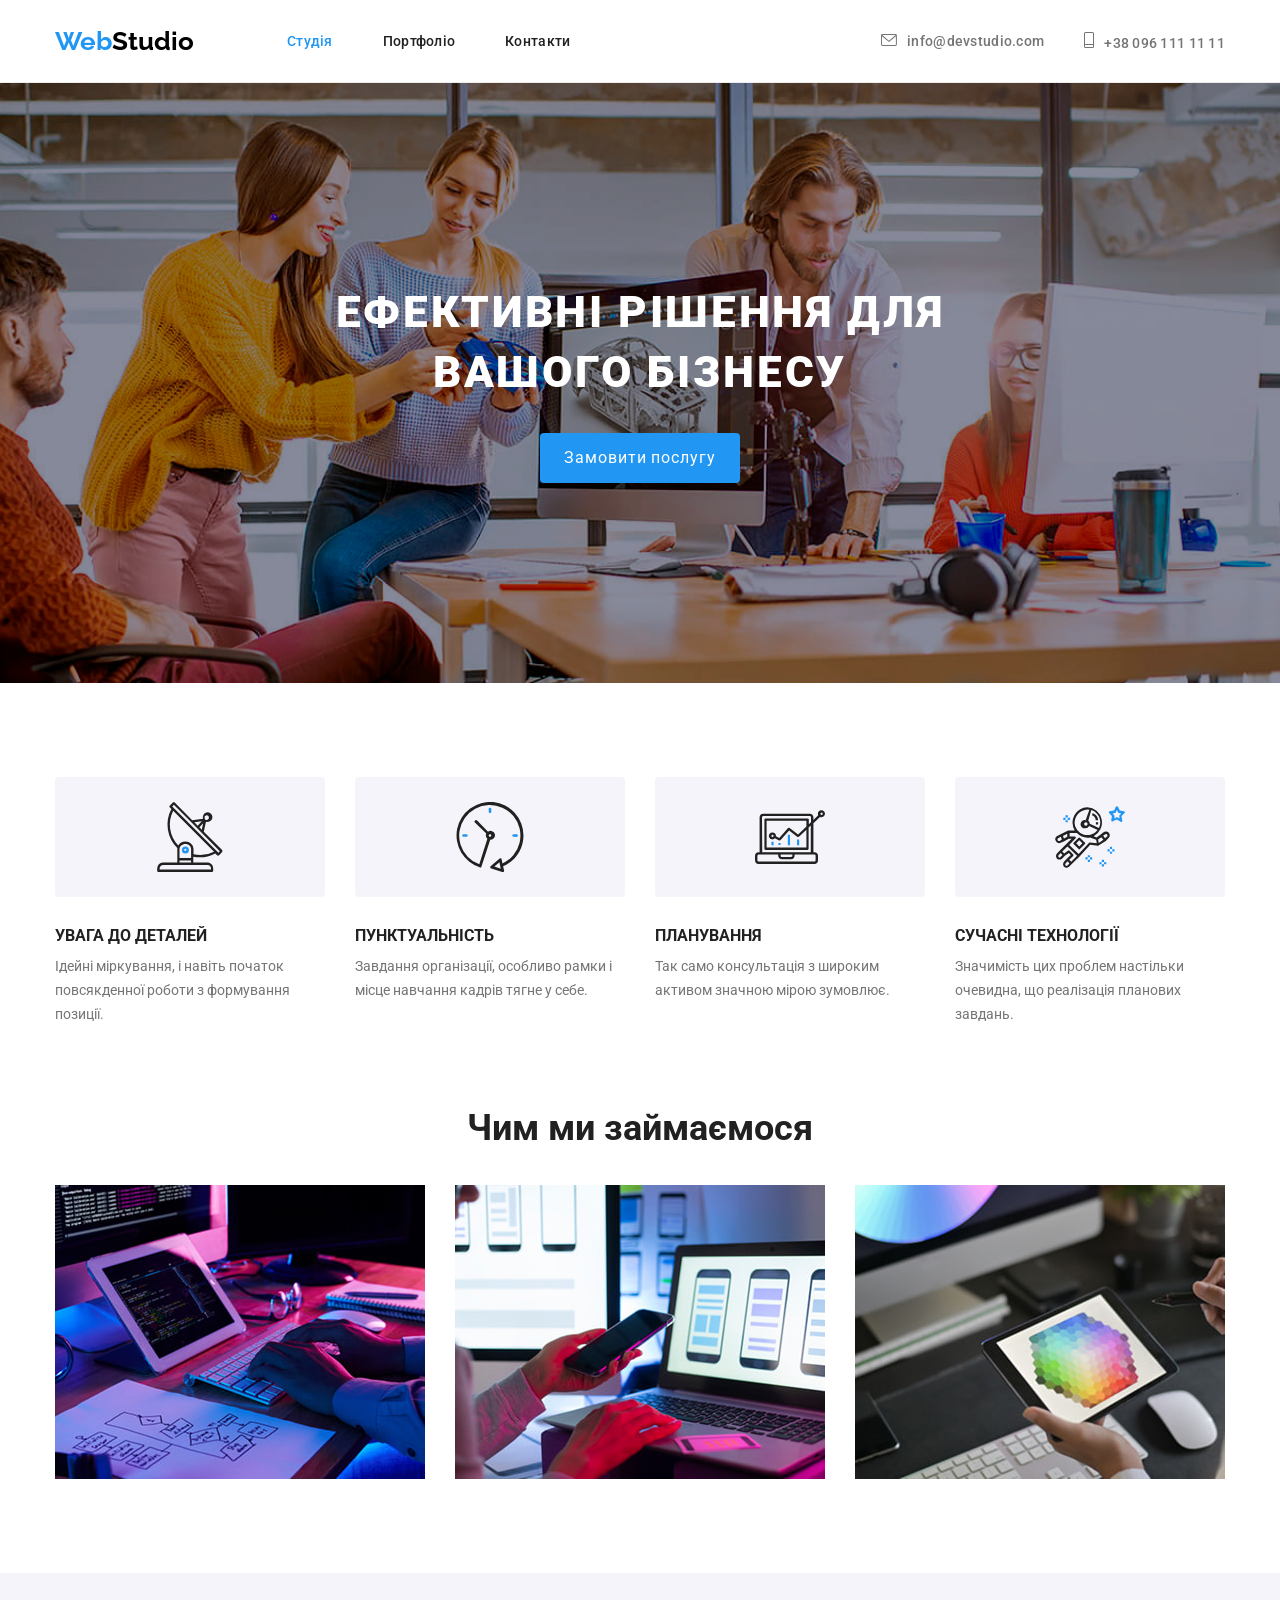
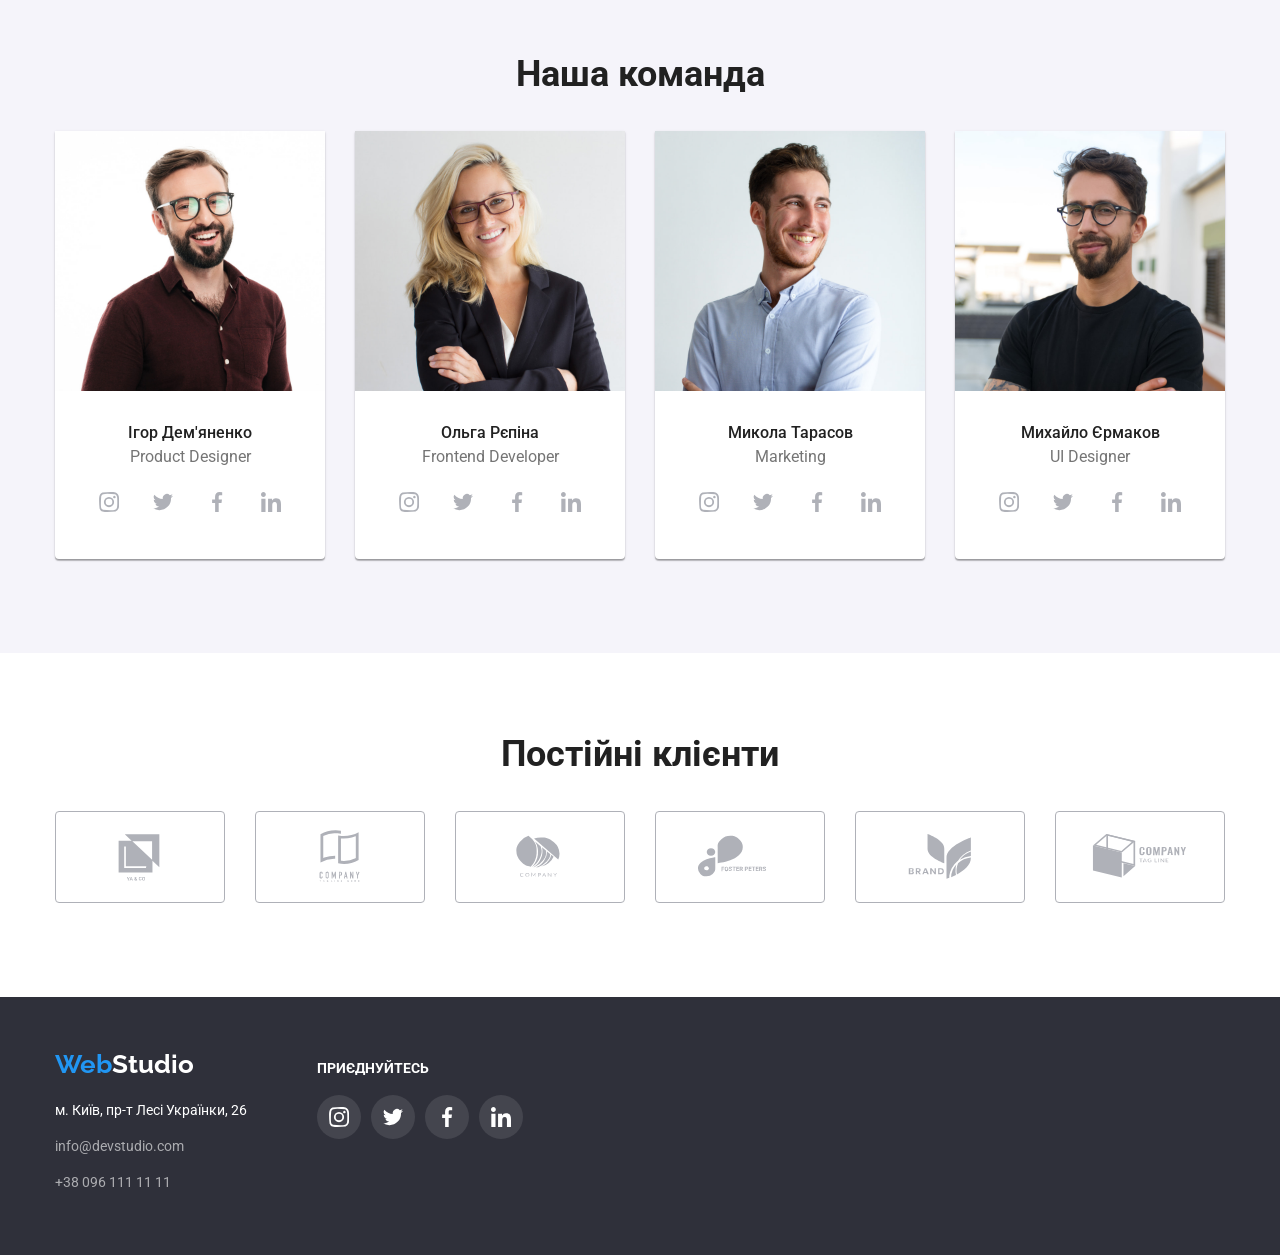
<file: index.html>
<!doctype html>
<html lang="uk">
  <head>
    <meta charset="UTF-8" />
    <meta name="viewport" content="width=device-width, initial-scale=1.0" />
    <title>Document</title>
    <link rel="preconnect" href="https://fonts.googleapis.com" />
    <link rel="preconnect" href="https://fonts.gstatic.com" crossorigin />
    <link
      href="https://fonts.googleapis.com/css2?family=Raleway:ital,wght@0,700;1,700&family=Roboto:ital,wght@0,100..900;1,100..900&display=swap"
      rel="stylesheet"
    />
    <link
      rel="stylesheet"
      href="https://cdn.jsdelivr.net/npm/modern-normalize@3.0.1/modern-normalize.min.css"
    />
    <link rel="stylesheet" href="./css/styles.css" />
  </head>

  <body>
    <header class="header">
      <div class="container header-container">
        <a
          class="logo"
          href="./index.html"
          aria-label="Логотип сайта WebStudio"
          lang="en"
        >
          Web<span class="header-logo">Studio</span>
        </a>
        <nav>
          <ul class="list nav-list">
            <li class="nav-item">
              <a class="header-link nav-link current" href="#"> Студія </a>
            </li>
            <li class="nav-item">
              <a class="header-link nav-link" href="./portfolio.html"
                >Портфоліо
              </a>
            </li>
            <li class="nav-item">
              <a class="header-link nav-link" href="#address"> Контакти </a>
            </li>
          </ul>
        </nav>
        <ul class="list list-contacts">
          <li class="item-contacts">
            <a class="header-link header-nav" href="mailto:info@devstudio.com">
              <svg class="header-contact-icon" width="16" height="12">
                <use href="./images/icons.svg#mail"></use></svg
              >info@devstudio.com</a
            >
          </li>
          <li>
            <a class="header-link header-nav" href="tel:+380961111111">
              <svg class="header-contact-icon" width="10" height="16">
                <use href="./images/icons.svg#tel"></use></svg
              >+38 096 111 11 11</a
            >
          </li>
        </ul>
      </div>
    </header>
    <main>
      <section class="hero">
        <div class="container hero-container">
          <h1 class="hero-title">Ефективні рішення для вашого бізнесу</h1>
          <button class="hero-btn" type="button">Замовити послугу</button>
        </div>
      </section>
      <section class="section features">
        <div class="container">
          <h2 class="visually-hidden">Наші переваги</h2>
          <ul class="list grid">
            <li class="features-item grid-item">
              <div class="features-icon">
                <svg width="70" height="70" aria-hidden="true">
                  <use href="./images/icons.svg#antenna"></use>
                </svg>
              </div>
              <h3 class="features-title">УВАГА ДО ДЕТАЛЕЙ</h3>
              <p class="features-text">
                Ідейні міркування, і навіть початок повсякденної роботи з
                формування позиції.
              </p>
            </li>
            <li class="features-item grid-item">
              <div class="features-icon">
                <svg width="70" height="70" aria-hidden="true">
                  <use href="./images/icons.svg#clock"></use>
                </svg>
              </div>
              <h3 class="features-title">ПУНКТУАЛЬНІСТЬ</h3>
              <p class="features-text">
                Завдання організації, особливо рамки і місце навчання кадрів
                тягне у себе.
              </p>
            </li>
            <li class="features-item grid-item">
              <div class="features-icon">
                <svg width="70" height="70" aria-hidden="true">
                  <use href="./images/icons.svg#diagram"></use>
                </svg>
              </div>
              <h3 class="features-title">ПЛАНУВАННЯ</h3>
              <p class="features-text">
                Так само консультація з широким активом значною мірою зумовлює.
              </p>
            </li>
            <li class="features-item grid-item">
              <div class="features-icon">
                <svg width="70" height="70" aria-hidden="true">
                  <use href="./images/icons.svg#astronaut"></use>
                </svg>
              </div>
              <h3 class="features-title">СУЧАСНІ ТЕХНОЛОГІЇ</h3>
              <p class="features-text">
                Значимість цих проблем настільки очевидна, що реалізація
                планових завдань.
              </p>
            </li>
          </ul>
        </div>
      </section>
      <section class="section activity">
        <div class="container">
          <h2 class="title">Чим ми займаємося</h2>
          <ul class="list grid">
            <li class="activity-item grid-item">
              <img
                class="img"
                src="./images/about/about-1.jpg"
                alt="Розробка"
                width="370"
                height="294"
              />
            </li>
            <li class="activity-item grid-item">
              <img
                class="img"
                src="./images/about/about-2.jpg"
                alt="Веб-дизайн"
                width="370"
                height="294"
              />
            </li>
            <li class="activity-item grid-item">
              <img
                class="img"
                src="./images/about/about-3.jpg"
                alt="Стилізація"
                width="370"
                height="294"
              />
            </li>
          </ul>
        </div>
      </section>
      <section class="section team">
        <div class="container">
          <h2 class="title">Наша команда</h2>
          <ul class="list grid">
            <li class="team-item grid-item">
              <img
                class="img team-img"
                src="./images/team/team-1.jpg"
                alt="Ігор Дем'яненко"
                width="270"
                height="260"
              />
              <div class="team-info">
                <h3 class="team-title">Ігор Дем'яненко</h3>
                <p class="team-text" lang="en">Product Designer</p>
                <ul class="list social-list">
                  <li class="social-item">
                    <a
                      class="social-link"
                      href="https://www.instagram.com/"
                      target="_blank"
                      rel="noopener noreferrer"
                      aria-label="іконка Instagram"
                      ><svg class="social-icon" width="20" height="20">
                        <use href="./images/icons.svg#instagram"></use></svg
                    ></a>
                  </li>
                  <li class="social-item">
                    <a
                      class="social-link"
                      href="https://x.com/"
                      target="_blank"
                      rel="noopener noreferrer"
                      aria-label="іконка Twitter"
                      ><svg class="social-icon" width="20" height="20">
                        <use href="./images/icons.svg#twitter"></use></svg
                    ></a>
                  </li>
                  <li class="social-item">
                    <a
                      class="social-link"
                      href="https://www.facebook.com/"
                      target="_blank"
                      rel="noopener noreferrer"
                      aria-label="іконка Facebook"
                      ><svg class="social-icon" width="20" height="20">
                        <use href="./images/icons.svg#facebook"></use></svg
                    ></a>
                  </li>
                  <li class="social-item">
                    <a
                      class="social-link"
                      href="https://linkedin.com/"
                      target="_blank"
                      rel="noopener noreferrer"
                      aria-label="іконка Linkedin"
                      ><svg class="social-icon" width="20" height="20">
                        <use href="./images/icons.svg#linkedin"></use></svg
                    ></a>
                  </li>
                </ul>
              </div>
            </li>
            <li class="team-item grid-item">
              <img
                class="img team-img"
                src="./images/team/team-2.jpg"
                alt="Ольга Рєпіна"
                width="270"
                height="260"
              />
              <div class="team-info">
                <h3 class="team-title">Ольга Рєпіна</h3>
                <p class="team-text" lang="en">Frontend Developer</p>
                <ul class="list social-list">
                  <li class="social-item">
                    <a
                      class="social-link"
                      href="https://www.instagram.com/"
                      target="_blank"
                      rel="noopener noreferrer"
                      aria-label="іконка Instagram"
                      ><svg class="social-icon" width="20" height="20">
                        <use href="./images/icons.svg#instagram"></use></svg
                    ></a>
                  </li>
                  <li class="social-item">
                    <a
                      class="social-link"
                      href="https://x.com/"
                      target="_blank"
                      rel="noopener noreferrer"
                      aria-label="іконка Twitter"
                      ><svg class="social-icon" width="20" height="20">
                        <use href="./images/icons.svg#twitter"></use></svg
                    ></a>
                  </li>
                  <li class="social-item">
                    <a
                      class="social-link"
                      href="https://www.facebook.com/"
                      target="_blank"
                      rel="noopener noreferrer"
                      aria-label="іконка Facebook"
                      ><svg class="social-icon" width="20" height="20">
                        <use href="./images/icons.svg#facebook"></use></svg
                    ></a>
                  </li>
                  <li class="social-item">
                    <a
                      class="social-link"
                      href="https://linkedin.com/"
                      target="_blank"
                      rel="noopener noreferrer"
                      aria-label="іконка Linkedin"
                      ><svg class="social-icon" width="20" height="20">
                        <use href="./images/icons.svg#linkedin"></use></svg
                    ></a>
                  </li>
                </ul>
              </div>
            </li>
            <li class="team-item grid-item">
              <img
                class="img team-img"
                src="./images/team/team-3.jpg"
                alt="Микола Тарасов"
                width="270"
                height="260"
              />
              <div class="team-info">
                <h3 class="team-title">Микола Тарасов</h3>
                <p class="team-text" lang="en">Marketing</p>
                <ul class="list social-list">
                  <li class="social-item">
                    <a
                      class="social-link"
                      href="https://www.instagram.com/"
                      target="_blank"
                      rel="noopener noreferrer"
                      aria-label="іконка Instagram"
                      ><svg class="social-icon" width="20" height="20">
                        <use href="./images/icons.svg#instagram"></use></svg
                    ></a>
                  </li>
                  <li class="social-item">
                    <a
                      class="social-link"
                      href="https://x.com/"
                      target="_blank"
                      rel="noopener noreferrer"
                      aria-label="іконка Twitter"
                      ><svg class="social-icon" width="20" height="20">
                        <use href="./images/icons.svg#twitter"></use></svg
                    ></a>
                  </li>
                  <li class="social-item">
                    <a
                      class="social-link"
                      href="https://www.facebook.com/"
                      target="_blank"
                      rel="noopener noreferrer"
                      aria-label="іконка Facebook"
                      ><svg class="social-icon" width="20" height="20">
                        <use href="./images/icons.svg#facebook"></use></svg
                    ></a>
                  </li>
                  <li class="social-item">
                    <a
                      class="social-link"
                      href="https://linkedin.com/"
                      target="_blank"
                      rel="noopener noreferrer"
                      aria-label="іконка Linkedin"
                      ><svg class="social-icon" width="20" height="20">
                        <use href="./images/icons.svg#linkedin"></use></svg
                    ></a>
                  </li>
                </ul>
              </div>
            </li>
            <li class="team-item grid-item">
              <img
                class="img team-img"
                src="./images/team/team-4.jpg"
                alt="Михайло Єрмаков"
                width="270"
                height="260"
              />
              <div class="team-info">
                <h3 class="team-title">Михайло Єрмаков</h3>
                <p class="team-text" lang="en">UI Designer</p>
                <ul class="list social-list">
                  <li class="social-item">
                    <a
                      class="social-link"
                      href="https://www.instagram.com/"
                      target="_blank"
                      rel="noopener noreferrer"
                      aria-label="іконка Instagram"
                      ><svg class="social-icon" width="20" height="20">
                        <use href="./images/icons.svg#instagram"></use></svg
                    ></a>
                  </li>
                  <li class="social-item">
                    <a
                      class="social-link"
                      href="https://x.com/"
                      target="_blank"
                      rel="noopener noreferrer"
                      aria-label="іконка Twitter"
                      ><svg class="social-icon" width="20" height="20">
                        <use href="./images/icons.svg#twitter"></use></svg
                    ></a>
                  </li>
                  <li class="social-item">
                    <a
                      class="social-link"
                      href="https://www.facebook.com/"
                      target="_blank"
                      rel="noopener noreferrer"
                      aria-label="іконка Facebook"
                      ><svg class="social-icon" width="20" height="20">
                        <use href="./images/icons.svg#facebook"></use></svg
                    ></a>
                  </li>
                  <li class="social-item">
                    <a
                      class="social-link"
                      href="https://linkedin.com/"
                      target="_blank"
                      rel="noopener noreferrer"
                      aria-label="іконка Linkedin"
                      ><svg class="social-icon" width="20" height="20">
                        <use href="./images/icons.svg#linkedin"></use></svg
                    ></a>
                  </li>
                </ul>
              </div>
            </li>
          </ul>
        </div>
      </section>
      <section class="section client">
        <div class="container">
          <h2 class="title">Постійні клієнти</h2>
          <ul class="list grid">
            <li class="client-item">
              <a class="client-link" href="#" aria-label="Клієнт 1">
                <svg class="client-icon" width="106" height="60">
                  <use href="./images/icons.svg#client-1"></use>
                </svg>
              </a>
            </li>
            <li>
              <a class="client-link" href="#" aria-label="Клієнт 2"
                ><svg class="client-icon" width="106" height="60">
                  <use href="./images/icons.svg#client-2"></use></svg
              ></a>
            </li>
            <li>
              <a class="client-link" href="#" aria-label="Клієнт 3"
                ><svg class="client-icon" width="106" height="60">
                  <use href="./images/icons.svg#client-3"></use></svg
              ></a>
            </li>
            <li>
              <a class="client-link" href="#" aria-label="Клієнт 4"
                ><svg class="client-icon" width="106" height="60">
                  <use href="./images/icons.svg#client-4"></use></svg
              ></a>
            </li>
            <li>
              <a class="client-link" href="#" aria-label="Клієнт 5"
                ><svg class="client-icon" width="106" height="60">
                  <use href="./images/icons.svg#client-5"></use></svg
              ></a>
            </li>
            <li>
              <a class="client-link" href="#" aria-label="Клієнт 5"
                ><svg class="client-icon" width="106" height="60">
                  <use href="./images/icons.svg#client-6"></use></svg
              ></a>
            </li>
          </ul>
        </div>
      </section>
    </main>
    <footer class="footer" id="address">
      <div class="container">
        <div class="footer-container">
          <div class="footer-contact">
            <a
              class="footer-logo-link"
              href="./index.html"
              aria-label="Логотип сайта WebStudio"
              lang="en"
              >Web<span class="footer-logo">Studio</span></a
            >
            <address class="address">
              <p class="address-text">м. Київ, пр-т Лесі Українки, 26</p>
              <ul class="list">
                <li class="address-item">
                  <a class="address-link" href="mailto:info@devstudio.com"
                    >info@devstudio.com</a
                  >
                </li>
                <li class="address-item">
                  <a class="address-link" href="tel:+380961111111"
                    >+38 096 111 11 11</a
                  >
                </li>
              </ul>
            </address>
          </div>
          <div class="footer-social">
            <p class="footer-social-text">приєднуйтесь</p>
            <ul class="list social-list">
              <li class="social-item">
                <a
                  class="social-link footer-social-link"
                  href="https://www.instagram.com/"
                  target="_blank"
                  rel="noopener noreferrer"
                  aria-label="іконка Instagram"
                  ><svg class="footer-social-icon" width="20" height="20">
                    <use href="./images/icons.svg#instagram"></use></svg
                ></a>
              </li>
              <li class="social-item">
                <a
                  class="social-link footer-social-link"
                  href="https://x.com/"
                  target="_blank"
                  rel="noopener noreferrer"
                  aria-label="іконка Twitter"
                  ><svg class="footer-social-icon" width="20" height="20">
                    <use href="./images/icons.svg#twitter"></use></svg
                ></a>
              </li>
              <li class="social-item">
                <a
                  class="social-link footer-social-link"
                  href="https://www.facebook.com/"
                  target="_blank"
                  rel="noopener noreferrer"
                  aria-label="іконка Facebook"
                  ><svg class="footer-social-icon" width="20" height="20">
                    <use href="./images/icons.svg#facebook"></use></svg
                ></a>
              </li>
              <li class="social-item">
                <a
                  class="social-link footer-social-link"
                  href="https://linkedin.com/"
                  target="_blank"
                  rel="noopener noreferrer"
                  aria-label="іконка Linkedin"
                  ><svg class="footer-social-icon" width="20" height="20">
                    <use href="./images/icons.svg#linkedin"></use></svg
                ></a>
              </li>
            </ul>
          </div>
        </div>
      </div>
    </footer>
  </body>
</html>
</file>
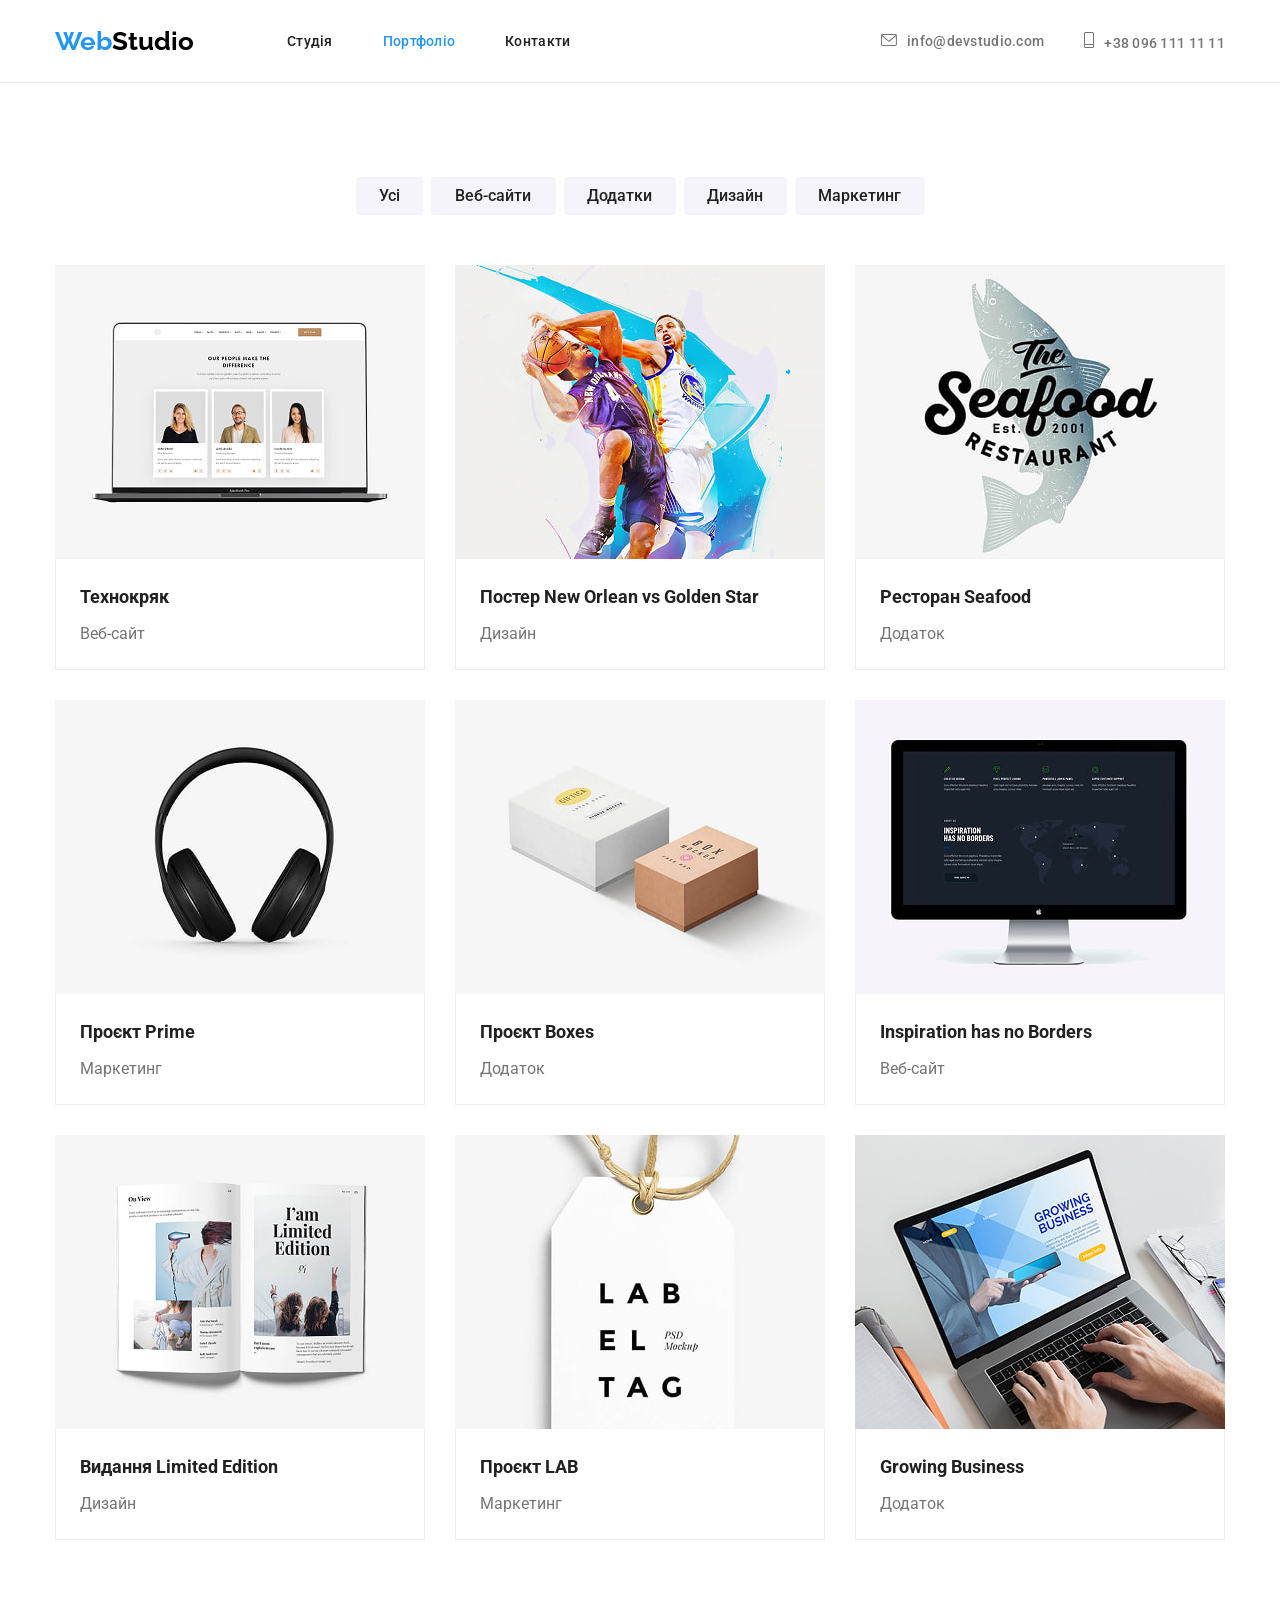
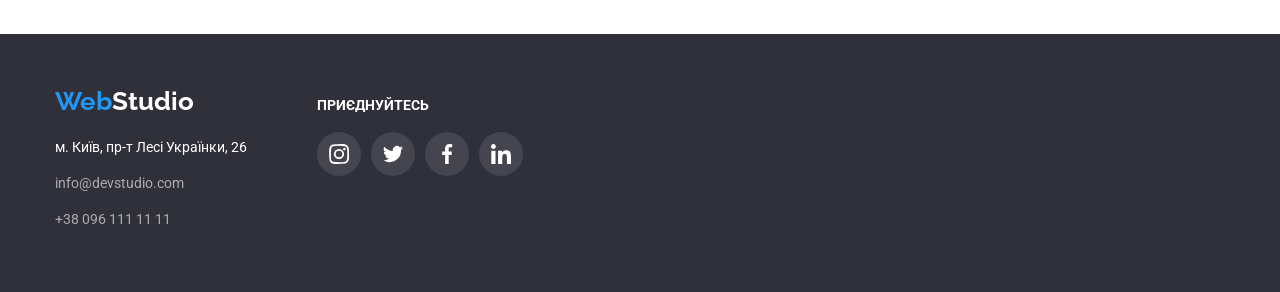
<file: portfolio.html>
<!doctype html>
<html lang="uk">
  <head>
    <meta charset="UTF-8" />
    <meta name="viewport" content="width=device-width, initial-scale=1.0" />
    <title>Document</title>
    <link rel="preconnect" href="https://fonts.googleapis.com" />
    <link rel="preconnect" href="https://fonts.gstatic.com" crossorigin />
    <link
      href="https://fonts.googleapis.com/css2?family=Raleway:ital,wght@0,700;1,700&family=Roboto:ital,wght@0,100..900;1,100..900&display=swap"
      rel="stylesheet"
    />
    <link
      rel="stylesheet"
      href="https://cdn.jsdelivr.net/npm/modern-normalize@3.0.1/modern-normalize.min.css"
    />
    <link rel="stylesheet" href="./css/styles.css" />
  </head>
  <body>
    <header class="header">
      <div class="container header-container">
        <a
          class="logo"
          href="./index.html"
          aria-label="Логотип сайта WebStudio"
          lang="en"
        >
          Web<span class="header-logo">Studio</span>
        </a>
        <nav>
          <ul class="list nav-list">
            <li class="nav-item">
              <a class="header-link nav-link" href="./index.html"> Студія </a>
            </li>
            <li class="nav-item">
              <a class="header-link nav-link current" href="./portfolio.html"
                >Портфоліо
              </a>
            </li>
            <li class="nav-item">
              <a class="header-link nav-link" href="#address"> Контакти </a>
            </li>
          </ul>
        </nav>
        <ul class="list list-contacts">
          <li class="item-contacts">
            <a class="header-link header-nav" href="mailto:info@devstudio.com">
              <svg class="header-contact-icon" width="16" height="12">
                <use href="./images/icons.svg#mail"></use></svg
              >info@devstudio.com</a
            >
          </li>
          <li>
            <a class="header-link header-nav" href="tel:+380961111111">
              <svg class="header-contact-icon" width="10" height="16">
                <use href="./images/icons.svg#tel"></use></svg
              >+38 096 111 11 11</a
            >
          </li>
        </ul>
      </div>
    </header>
    <main>
      <section class="filters">
        <div class="container">
          <h2 class="visually-hidden">Портфоліо</h2>
          <ul class="list filters-list">
            <li class="filters-item">
              <button class="filters-btn filters-btn-1" type="button">
                Усі
              </button>
            </li>
            <li class="filters-item">
              <button class="filters-btn filters-btn-2" type="button">
                Веб-сайти
              </button>
            </li>
            <li class="filters-item">
              <button class="filters-btn filters-btn-3" type="button">
                Додатки
              </button>
            </li>
            <li class="filters-item">
              <button class="filters-btn filters-btn-4" type="button">
                Дизайн
              </button>
            </li>
            <li class="filters-item">
              <button class="filters-btn filters-btn-5" type="button">
                Маркетинг
              </button>
            </li>
          </ul>
          <ul class="list grid project-list">
            <li class="project-item grid-item">
              <article class="project-cart">
                <a class="project-link" href="#"
                  ><img
                    class="img project-img"
                    src="./images/project/card-1.jpg"
                    alt="Веб-сайт Технокряк"
                    width="370"
                    height="294"
                  />
                  <div class="project-content">
                    <h3 class="project-title">Технокряк</h3>
                    <p class="project-text">Веб-сайт</p>
                  </div></a
                >
              </article>
            </li>
            <li class="project-item grid-item">
              <article class="project-cart">
                <a class="project-link" href="#"
                  ><img
                    class="img project-img"
                    src="./images/project/card-2.jpg"
                    alt="Постер New Orlean vs Golden Star"
                    width="370"
                    height="294"
                  />
                  <div class="project-content">
                    <h3 class="project-title">
                      Постер New Orlean vs Golden Star
                    </h3>
                    <p class="project-text">Дизайн</p>
                  </div></a
                >
              </article>
            </li>
            <li class="project-item grid-item">
              <article class="project-cart">
                <a class="project-link" href="#"
                  ><img
                    class="img project-img"
                    src="./images/project/card-3.jpg"
                    alt="Ресторан Seafood"
                    width="370"
                    height="294"
                  />
                  <div class="project-content">
                    <h3 class="project-title">Ресторан Seafood</h3>
                    <p class="project-text">Додаток</p>
                  </div></a
                >
              </article>
            </li>
            <li class="project-item grid-item">
              <article class="project-cart">
                <a class="project-link" href="#"
                  ><img
                    class="img project-img"
                    src="./images/project/card-4.jpg"
                    alt="Проєкт Prime"
                    width="370"
                    height="294"
                  />
                  <div class="project-content">
                    <h3 class="project-title">Проєкт Prime</h3>
                    <p class="project-text">Маркетинг</p>
                  </div></a
                >
              </article>
            </li>
            <li class="project-item grid-item">
              <article class="project-cart">
                <a class="project-link" href="#"
                  ><img
                    class="img project-img"
                    src="./images/project/card-5.jpg"
                    alt="Проєкт Boxes"
                    width="370"
                    height="294"
                  />
                  <div class="project-content">
                    <h3 class="project-title">Проєкт Boxes</h3>
                    <p class="project-text">Додаток</p>
                  </div></a
                >
              </article>
            </li>
            <li class="project-item grid-item">
              <article class="project-cart">
                <a class="project-link" href="#"
                  ><img
                    class="img project-img"
                    src="./images/project/card-6.jpg"
                    alt="Веб-сайт Inspiration has no Borders"
                    width="370"
                    height="294"
                  />
                  <div class="project-content">
                    <h3 class="project-title" lang="en">
                      Inspiration has no Borders
                    </h3>
                    <p class="project-text">Веб-сайт</p>
                  </div></a
                >
              </article>
            </li>
            <li class="project-item grid-item">
              <article class="project-cart">
                <a class="project-link" href="#"
                  ><img
                    class="img project-img"
                    src="./images/project/card-7.jpg"
                    alt="Видання Limited Edition"
                    width="370"
                    height="294"
                  />
                  <div class="project-content">
                    <h3 class="project-title">Видання Limited Edition</h3>
                    <p class="project-text">Дизайн</p>
                  </div></a
                >
              </article>
            </li>
            <li class="project-item grid-item">
              <article class="project-cart">
                <a class="project-link" href="#"
                  ><img
                    class="img project-img"
                    src="./images/project/card-8.jpg"
                    alt="Проєкт LAB"
                    width="370"
                    height="294"
                  />
                  <div class="project-content">
                    <h3 class="project-title">Проєкт LAB</h3>
                    <p class="project-text">Маркетинг</p>
                  </div></a
                >
              </article>
            </li>
            <li class="project-item grid-item">
              <article class="project-cart">
                <a class="project-link" href="#"
                  ><img
                    class="img project-img"
                    src="./images/project/card-9.jpg"
                    alt="Growing Business"
                    width="370"
                    height="294"
                  />
                  <div class="project-content">
                    <h3 class="project-title" lang="en">Growing Business</h3>
                    <p class="project-text">Додаток</p>
                  </div></a
                >
              </article>
            </li>
          </ul>
        </div>
      </section>
    </main>
    <footer class="footer" id="address">
      <div class="container">
        <div class="footer-container">
          <div class="footer-contact">
            <a
              class="footer-logo-link"
              href="./index.html"
              aria-label="Логотип сайта WebStudio"
              lang="en"
              >Web<span class="footer-logo">Studio</span></a
            >
            <address class="address">
              <p class="address-text">м. Київ, пр-т Лесі Українки, 26</p>
              <ul class="list">
                <li class="address-item">
                  <a class="address-link" href="mailto:info@devstudio.com"
                    >info@devstudio.com</a
                  >
                </li>
                <li class="address-item">
                  <a class="address-link" href="tel:+380961111111"
                    >+38 096 111 11 11</a
                  >
                </li>
              </ul>
            </address>
          </div>
          <div class="footer-social">
            <p class="footer-social-text">приєднуйтесь</p>
            <ul class="list social-list">
                  <li class="social-item">
                    <a
                      class="social-link footer-social-link"
                      href="https://www.instagram.com/"
                      target="_blank"
                      rel="noopener noreferrer"
                      aria-label="іконка Instagram"
                      ><svg class="footer-social-icon" width="20" height="20">
                        <use href="./images/icons.svg#instagram"></use></svg
                    ></a>
                  </li>
                  <li class="social-item">
                    <a
                      class="social-link footer-social-link"
                      href="https://x.com/"
                      target="_blank"
                      rel="noopener noreferrer"
                      aria-label="іконка Twitter"
                      ><svg class="footer-social-icon" width="20" height="20">
                        <use href="./images/icons.svg#twitter"></use></svg
                    ></a>
                  </li>
                  <li class="social-item">
                    <a
                      class="social-link footer-social-link"
                      href="https://www.facebook.com/"
                      target="_blank"
                      rel="noopener noreferrer"
                      aria-label="іконка Facebook"
                      ><svg class="footer-social-icon" width="20" height="20">
                        <use href="./images/icons.svg#facebook"></use></svg
                    ></a>
                  </li>
                  <li class="social-item">
                    <a
                      class="social-link footer-social-link"
                      href="https://linkedin.com/"
                      target="_blank"
                      rel="noopener noreferrer"
                      aria-label="іконка Linkedin"
                      ><svg class="footer-social-icon" width="20" height="20">
                        <use href="./images/icons.svg#linkedin"></use></svg
                    ></a>
                  </li>
                </ul>
          </div>
        </div>
      </div>
    </footer>
  </body>
</html>
</file>
<file: css/styles.css>
:root {
  --main-font: 'Roboto', sans-serif;
  --secondary-font: 'Raleway', sans-serif;
  --main-color-text: #757575;
  --main-color-title: #212121;
  --active-color: #2196f3;
  --main-background-color: #2f303a;
  --secondary-background-color: #f5f4fa;
  --project-border-color: #eeeeee;
  --indent: 30px;
  --number: 1;
  --fill-icons: #afb1b8;
  --fill-active-icons: #ffffff;
}

html {
  scroll-behavior: smooth;
}
body {
  font-family: var(--main-font);
  color: var(--main-color-text);
  font-size: 14px;
  line-height: 100%;
  letter-spacing: 3%;
}

h1,
h2,
h3,
h4,
h5,
h6,
p {
  margin: 0;
}

.visually-hidden {
  position: absolute;
  width: 1px;
  height: 1px;
  margin: -1px;
  border: 0;
  padding: 0;

  white-space: nowrap;
  clip-path: inset(100%);
  clip: rect(0 0 0 0);
  overflow: hidden;
}

.container {
  width: 1200px;
  padding-left: 15px;
  padding-right: 15px;
  margin-left: auto;
  margin-right: auto;
}

.section {
  padding-top: 94px;
}
.section:nth-of-type(n + 3) {
  padding-top: 94px;
  padding-bottom: 94px;
}

.grid {
  display: flex;
  flex-wrap: wrap;
  gap: var(--indent);
  align-items: flex-start;
}
.grid-item {
  flex-basis: calc(
    (100% - var(--indent) * (var(--number) - 1)) / var(--number)
  );
}
.list {
  list-style: none;
  padding: 0;
  margin: 0;
}

.title {
  font-weight: 700;
  font-size: 36px;
  text-align: center;
  color: var(--main-color-title);
  margin-bottom: 50px;
}

.img {
  display: block;
  max-width: 100%;
  height: auto;
}

/*================header========================== */
.header {
  border-bottom: 1px solid #ececec;
}

.header-container {
  display: flex;
  align-items: center;
}

.logo {
  font-family: var(--secondary-font);
  font-weight: 700;
  font-size: 26px;
  color: #2196f3;
  text-decoration: none;
  margin-right: 93px;
}

.header-logo {
  color: #000000;
}

.nav-list {
  display: flex;
  align-items: center;
}

.nav-item {
  margin-right: 50px;
}

.nav-item:last-child {
  margin-right: 0;
}

.header-link {
  display: block;
  font-weight: 500;
  letter-spacing: 0.02em;
  text-decoration: none;
  color: var(--main-color-title);
  padding-top: 32px;
  padding-bottom: 32px;
}
.header-contact-icon {
  fill: currentColor;
  margin-right: 10px;
}
.header-link:hover,
.header-link:focus {
  color: var(--active-color);
}
.current {
  color: var(--active-color);
}
.list-contacts {
  display: flex;
  align-items: center;
  margin-left: auto;
}

.item-contacts {
  margin-right: 40px;
}

.item-contacts:last-child {
  margin-right: 0;
}

.header-nav {
  color: var(--main-color-text);
}

/*=========================hero===========================*/

.hero {
  max-width: 1600px;
  margin-left: auto;
  margin-right: auto;
  background-repeat: no-repeat;
  background-position: center;
  background-size: cover;
  background-image:
    url(../images/hero/hero-img.png),
    linear-gradient(to bottom, rgba(47, 48, 58, 0.4), rgba(47, 48, 58, 0.4));
  background-color: var(--main-background-color);
}

.hero-container {
  display: flex;
  flex-direction: column;
  align-items: center;
  padding: 200px 0px;
}

.hero-title {
  width: 696px;
  height: 100%;
  font-weight: 900;
  font-size: 44px;
  line-height: 1.36;
  letter-spacing: 0.06em;
  text-align: center;
  text-transform: uppercase;
  color: #ffffff;
  padding-bottom: 30px;
}

.hero-btn {
  width: 200px;
  height: 50px;
  font-family: Roboto;
  font-size: 16px;
  line-height: 1.87;
  letter-spacing: 0.06em;
  text-align: center;
  vertical-align: middle;
  cursor: pointer;
  color: #ffffff;
  background-color: var(--active-color);
  border-radius: 4px;
  border-color: transparent;
}

.hero-btn:hover,
.hero-btn:focus {
  background-color: #188ce8;
}

/*====================================features=========================*/

.features-item {
  --number: 4;
}

.features-item:last-child {
  margin-right: 0;
}
.features-icon {
  height: 120px;
  display: flex;
  align-items: center;
  justify-content: center;
  background-color: var(--secondary-background-color);
  margin-bottom: var(--indent);
  border-radius: 4px;
}
.features-title {
  font-weight: 700;
  line-height: 1.14;
  text-transform: uppercase;
  color: var(--main-color-title);
  margin-bottom: 10px;
}

.features-text {
  line-height: 1.71;
}

/*==============================activity======================*/

.activity-item {
  --number: 3;
}

/*==============================team==========================*/
.team {
  background-color: var(--secondary-background-color);
}

.team-item {
  background-color: #ffffff;
  --number: 4;
  border-bottom-right-radius: 4px;
  border-bottom-left-radius: 4px;
  box-shadow:
    0px 2px 1px 0px #00000033,
    0px 1px 1px 0px #00000024,
    0px 1px 3px 0px #0000001f;
}

.team-info {
  padding: 35px 0px;
}
.team-title {
  font-weight: 500;
  font-size: 16px;
  text-align: center;
  color: var(--main-color-title);
  margin-bottom: 10px;
}

.team-text {
  font-size: 16px;
  text-align: center;
  margin-bottom: 16px;
}
.social-list {
  display: flex;
  justify-content: center;
  align-items: center;
}
.social-item:not(:last-child) {
  margin-right: 10px;
}
.social-link {
  display: flex;
  justify-content: center;
  align-items: center;
  width: 44px;
  height: 44px;
  border-radius: 50%;
}
.social-link:hover,
.social-link:focus {
  background-color: var(--active-color);
}
.social-icon {
  fill: var(--fill-icons);
}
.social-icon:hover,
.social-icon:focus {
  fill: var(--fill-active-icons);
}
.social-link:hover .social-icon,
.social-link:focus .social-icon {
  fill: var(--fill-active-icons);
}
/*===============================client=========================*/
.client-item {
  --number: 6;
}
.client-link {
  width: 170px;
  height: 92px;
  display: flex;
  justify-content: center;
  align-items: center;
  border: 1px solid var(--fill-icons);
  border-radius: 4px;
}
.client-link:hover,
.client-link:focus {
  border: 1px solid var(--active-color);
}
.client-icon {
  fill: var(--fill-icons);
}
.client-link:hover .client-icon,
.client-link:focus .client-icon {
  fill: var(--active-color);
}
/*===============================footer=========================*/
.footer {
  background-color: var(--main-background-color);
  padding: 60px 0px;
}
.footer-container {
  display: flex;
  align-items: baseline;
}
.footer-contact {
  margin-right: 70px;
}
.footer-logo-link {
  display: block;
  font-family: var(--secondary-font);
  font-weight: 700;
  font-size: 26px;
  color: #2196f3;
  text-decoration: none;
  padding-bottom: 28px;
}
.footer-logo {
  color: #ffffff;
}

.address {
  line-height: 1.71;
  font-style: normal;
}
.address-text {
  color: #ffffff;
  padding-bottom: 12px;
}
.address-item {
  padding-bottom: 12px;
}
.address-item:last-child {
  padding-bottom: 0px;
}
.address-link {
  text-decoration: none;
  color: rgba(255, 255, 255, 0.6);
}

.address-link:hover,
.address-link:focus {
  color: var(--active-color);
}
.footer-social-text {
  font-weight: 700;
  text-transform: uppercase;
  margin-bottom: 20px;
  color: #ffffff;
}
.footer-social-link {
  background-color: #ffffff1a;
}
.footer-social-icon {
  fill: #ffffff;
}
/*=================================Portfolio=============================*/
.filters {
  padding: 94px 0px;
}
.filters-list {
  display: flex;
  justify-content: center;
  margin-bottom: 50px;
}
.filters-item {
  margin-right: 8px;
}
.filters-item:last-child {
  margin-right: 0;
}
.filters-btn {
  font-weight: 500;
  font-size: 16px;
  line-height: 1.625;
  cursor: pointer;
  color: var(--main-color-title);
  background-color: var(--secondary-background-color);
  border: 0;
  border-color: transparent;
  border-radius: 4px;
  padding: 6px 22px;
}

.filters-btn:hover,
.filters-btn:focus {
  color: #ffffff;
  background-color: var(--active-color);
  box-shadow:
    0px 2px 2px 0px #0000001f,
    0px 1px 2px 0px #00000014,
    0px 3px 1px 0px #0000001a;
}
.filters-btn-1 {
  width: 67px;
}
.filters-btn-2 {
  width: 125px;
}
.filters-btn-3 {
  width: 112px;
}
.filters-btn-4 {
  width: 103px;
}
.filters-btn-5 {
  width: 130px;
}

/*===========================Project==================================*/
.project-list {
}

.project-item {
  --number: 3;
}
.project-cart:hover,
.project-cart:focus {
  box-shadow:
    1px 4px 6px 0px #00000029,
    0px 4px 4px 0px #0000000f,
    0px 1px 1px 0px #0000001f;
}

.project-link {
  text-decoration: none;
}
.project-content {
  padding: 20px 24px;
  border: 1px solid var(--project-border-color);
  border-top: none;
}

.project-title {
  font-weight: 700;
  font-size: 18px;
  line-height: 2;
  letter-spacing: 6%;
  color: var(--main-color-title);
  margin-bottom: 4px;
}

.project-text {
  font-size: 16px;
  line-height: 1.875;
  color: var(--main-color-text);
}
</file>
